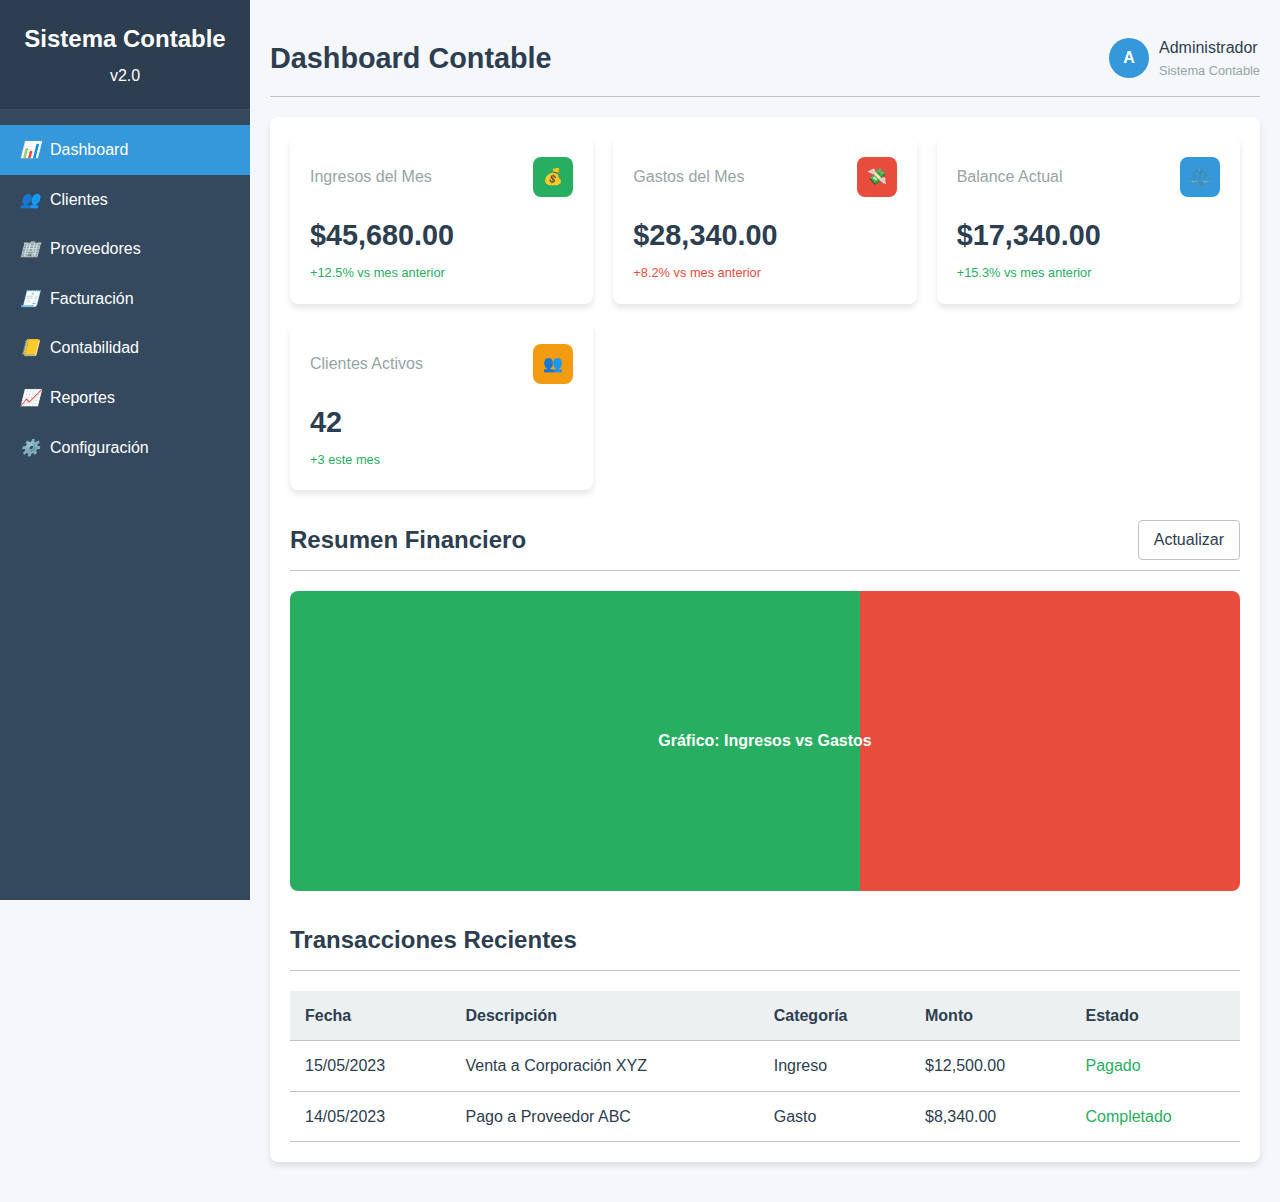
<file: index.html>
<!DOCTYPE html>
<html lang="es">
<head>
    <meta charset="UTF-8">
    <meta name="viewport" content="width=device-width, initial-scale=1.0">
    <title>Sistema Contable Profesional</title>
    <link rel="stylesheet" href="model.css">
</head>
<body>
    <!-- Sidebar -->
    <div class="sidebar">
        <div class="sidebar-header">
            <h2>Sistema Contable</h2>
            <p>v2.0</p>
        </div>
        <div class="sidebar-menu">
            <div class="menu-item active" data-section="dashboard">
                <i>📊</i>
                <span>Dashboard</span>
            </div>
            <div class="menu-item" data-section="clients">
                <i>👥</i>
                <span>Clientes</span>
            </div>
            <div class="menu-item" data-section="suppliers">
                <i>🏢</i>
                <span>Proveedores</span>
            </div>
            <div class="menu-item" data-section="invoices">
                <i>🧾</i>
                <span>Facturación</span>
            </div>
            <div class="menu-item" data-section="accounting">
                <i>📒</i>
                <span>Contabilidad</span>
            </div>
            <div class="menu-item" data-section="reports">
                <i>📈</i>
                <span>Reportes</span>
            </div>
            <div class="menu-item" data-section="settings">
                <i>⚙️</i>
                <span>Configuración</span>
            </div>
        </div>
    </div>

    <!-- Main Content -->
    <div class="main-content">
        <div class="header">
            <h1>Dashboard Contable</h1>
            <div class="user-info">
                <div class="user-avatar">A</div>
                <div>
                    <div>Administrador</div>
                    <div style="font-size: 0.8rem; color: var(--gray);">Sistema Contable</div>
                </div>
            </div>
        </div>

        <!-- Dashboard Section -->
        <div id="dashboard" class="content-section active">
            <div class="dashboard-cards">
                <div class="card" data-card="income">
                    <div class="card-header">
                        <div class="card-title">Ingresos del Mes</div>
                        <div class="card-icon income">💰</div>
                    </div>
                    <div class="card-value">$45,680.00</div>
                    <div class="card-change positive">+12.5% vs mes anterior</div>
                </div>
                <div class="card" data-card="expense">
                    <div class="card-header">
                        <div class="card-title">Gastos del Mes</div>
                        <div class="card-icon expense">💸</div>
                    </div>
                    <div class="card-value">$28,340.00</div>
                    <div class="card-change negative">+8.2% vs mes anterior</div>
                </div>
                <div class="card" data-card="balance">
                    <div class="card-header">
                        <div class="card-title">Balance Actual</div>
                        <div class="card-icon balance">⚖️</div>
                    </div>
                    <div class="card-value">$17,340.00</div>
                    <div class="card-change positive">+15.3% vs mes anterior</div>
                </div>
                <div class="card" data-card="clients">
                    <div class="card-header">
                        <div class="card-title">Clientes Activos</div>
                        <div class="card-icon clients">👥</div>
                    </div>
                    <div class="card-value">42</div>
                    <div class="card-change positive">+3 este mes</div>
                </div>
            </div>

            <div class="section-header">
                <h2 class="section-title">Resumen Financiero</h2>
                <div>
                    <button class="btn btn-outline" id="refresh-dashboard">Actualizar</button>
                </div>
            </div>

            <div class="chart-container">
                <div style="background: linear-gradient(to right, #27ae60 60%, #e74c3c 40%); height: 100%; display: flex; align-items: center; justify-content: center; border-radius: 8px; color: white; font-weight: bold;">
                    Gráfico: Ingresos vs Gastos
                </div>
            </div>

            <div class="section-header" style="margin-top: 30px;">
                <h2 class="section-title">Transacciones Recientes</h2>
            </div>

            <table>
                <thead>
                    <tr>
                        <th>Fecha</th>
                        <th>Descripción</th>
                        <th>Categoría</th>
                        <th>Monto</th>
                        <th>Estado</th>
                    </tr>
                </thead>
                <tbody id="recent-transactions">
                    <tr>
                        <td>15/05/2023</td>
                        <td>Venta a Corporación XYZ</td>
                        <td>Ingreso</td>
                        <td>$12,500.00</td>
                        <td><span style="color: var(--success);">Pagado</span></td>
                    </tr>
                    <tr>
                        <td>14/05/2023</td>
                        <td>Pago a Proveedor ABC</td>
                        <td>Gasto</td>
                        <td>$8,340.00</td>
                        <td><span style="color: var(--success);">Completado</span></td>
                    </tr>
                </tbody>
            </table>
        </div>

        <!-- Clients Section -->
        <div id="clients" class="content-section">
            <div class="section-header">
                <h2 class="section-title">Gestión de Clientes</h2>
                <button class="btn btn-primary" id="new-client-btn">+ Nuevo Cliente</button>
            </div>

            <div class="form-row">
                <div class="form-group">
                    <input type="text" id="search-client" placeholder="Buscar cliente...">
                </div>
                <div class="form-group">
                    <select id="client-status-filter">
                        <option value="">Todos los estados</option>
                        <option value="active">Activo</option>
                        <option value="inactive">Inactivo</option>
                    </select>
                </div>
            </div>

            <table>
                <thead>
                    <tr>
                        <th>ID</th>
                        <th>Nombre</th>
                        <th>Contacto</th>
                        <th>Saldo</th>
                        <th>Estado</th>
                        <th>Acciones</th>
                    </tr>
                </thead>
                <tbody id="clients-table-body">
                    <!-- Los clientes se cargarán dinámicamente -->
                </tbody>
            </table>
        </div>

        <!-- Suppliers Section -->
        <div id="suppliers" class="content-section">
            <div class="section-header">
                <h2 class="section-title">Gestión de Proveedores</h2>
                <button class="btn btn-primary" id="new-supplier-btn">+ Nuevo Proveedor</button>
            </div>

            <table>
                <thead>
                    <tr>
                        <th>ID</th>
                        <th>Nombre</th>
                        <th>Contacto</th>
                        <th>Saldo Pendiente</th>
                        <th>Estado</th>
                        <th>Acciones</th>
                    </tr>
                </thead>
                <tbody id="suppliers-table-body">
                    <!-- Los proveedores se cargarán dinámicamente -->
                </tbody>
            </table>
        </div>

        <!-- Invoices Section -->
        <div id="invoices" class="content-section">
            <div class="tabs">
                <div class="tab active" data-tab="invoices-sent">Facturas Emitidas</div>
                <div class="tab" data-tab="invoices-received">Facturas Recibidas</div>
            </div>

            <div class="section-header">
                <h2 class="section-title">Facturas Emitidas</h2>
                <button class="btn btn-primary" id="new-invoice-btn">+ Nueva Factura</button>
            </div>

            <table>
                <thead>
                    <tr>
                        <th>N° Factura</th>
                        <th>Cliente</th>
                        <th>Fecha Emisión</th>
                        <th>Fecha Vencimiento</th>
                        <th>Total</th>
                        <th>Estado</th>
                        <th>Acciones</th>
                    </tr>
                </thead>
                <tbody id="invoices-table-body">
                    <!-- Las facturas se cargarán dinámicamente -->
                </tbody>
            </table>
        </div>

        <!-- Accounting Section -->
        <div id="accounting" class="content-section">
            <div class="tabs">
                <div class="tab active" data-tab="journal">Diario General</div>
                <div class="tab" data-tab="ledger">Mayor General</div>
                <div class="tab" data-tab="balance">Balance de Comprobación</div>
            </div>

            <div class="section-header">
                <h2 class="section-title">Diario General</h2>
                <button class="btn btn-primary" id="new-entry-btn">+ Nuevo Asiento</button>
            </div>

            <table>
                <thead>
                    <tr>
                        <th>Fecha</th>
                        <th>Descripción</th>
                        <th>Cuenta Débito</th>
                        <th>Cuenta Crédito</th>
                        <th>Monto</th>
                        <th>Acciones</th>
                    </tr>
                </thead>
                <tbody id="journal-table-body">
                    <!-- Los asientos se cargarán dinámicamente -->
                </tbody>
            </table>
        </div>

        <!-- Reports Section -->
        <div id="reports" class="content-section">
            <div class="section-header">
                <h2 class="section-title">Reportes Financieros</h2>
                <div>
                    <button class="btn btn-primary" id="generate-report-btn">Generar Reporte</button>
                    <button class="btn btn-outline" id="export-excel-btn">Exportar a Excel</button>
                </div>
            </div>

            <div class="form-row">
                <div class="form-group">
                    <label for="report-type">Tipo de Reporte</label>
                    <select id="report-type">
                        <option value="income-statement">Estado de Resultados</option>
                        <option value="balance-sheet">Balance General</option>
                        <option value="cash-flow">Flujo de Efectivo</option>
                        <option value="equity">Estado de Cambios en el Patrimonio</option>
                    </select>
                </div>
                <div class="form-group">
                    <label for="report-period">Período</label>
                    <select id="report-period">
                        <option value="2023-05">Mayo 2023</option>
                        <option value="2023-04">Abril 2023</option>
                        <option value="2023-03">Marzo 2023</option>
                        <option value="2023-02">Febrero 2023</option>
                        <option value="2023-01">Enero 2023</option>
                    </select>
                </div>
            </div>

            <div class="form-row">
                <div class="form-group">
                    <label for="report-income">Ingresos Totales</label>
                    <input type="number" id="report-income" value="45680" step="0.01">
                </div>
                <div class="form-group">
                    <label for="report-expenses">Gastos Totales</label>
                    <input type="number" id="report-expenses" value="28340" step="0.01">
                </div>
            </div>

            <div id="report-preview" style="background-color: var(--light); padding: 20px; border-radius: 8px; margin-top: 20px;">
                <h3 id="report-title">Estado de Resultados - Mayo 2023</h3>
                <div id="report-content">
                    <table>
                        <tr>
                            <td><strong>Ingresos Totales</strong></td>
                            <td>$45,680.00</td>
                        </tr>
                        <tr>
                            <td><strong>Costos y Gastos</strong></td>
                            <td>$28,340.00</td>
                        </tr>
                        <tr style="border-top: 2px solid var(--border);">
                            <td><strong>Utilidad Neta</strong></td>
                            <td><strong>$17,340.00</strong></td>
                        </tr>
                    </table>
                </div>
            </div>
        </div>

        <!-- Settings Section -->
        <div id="settings" class="content-section">
            <div class="section-header">
                <h2 class="section-title">Configuración del Sistema</h2>
                <button class="btn btn-success" id="save-settings-btn">Guardar Configuración</button>
            </div>

            <div class="form-group">
                <label for="company-name">Nombre de la Empresa</label>
                <input type="text" id="company-name" value="Mi Empresa S.A.">
            </div>

            <div class="form-group">
                <label for="company-rut">RUT/RFC/Identificación</label>
                <input type="text" id="company-rut" value="123456789-0">
            </div>

            <div class="form-group">
                <label for="company-address">Dirección</label>
                <textarea id="company-address" rows="3">Av. Principal 123, Ciudad, País</textarea>
            </div>

            <div class="form-row">
                <div class="form-group">
                    <label for="company-phone">Teléfono</label>
                    <input type="text" id="company-phone" value="+1 234 567 8900">
                </div>
                <div class="form-group">
                    <label for="company-email">Email</label>
                    <input type="email" id="company-email" value="info@miempresa.com">
                </div>
            </div>

            <div class="form-group">
                <label for="currency">Moneda Principal</label>
                <select id="currency">
                    <option value="USD">USD - Dólar Estadounidense</option>
                    <option value="EUR">EUR - Euro</option>
                    <option value="MXN">MXN - Peso Mexicano</option>
                    <option value="COP">COP - Peso Colombiano</option>
                </select>
            </div>

            <div class="form-group">
                <label for="admin-name">Nombre del Administrador</label>
                <input type="text" id="admin-name" value="A" maxlength="1">
            </div>
        </div>
    </div>

    <!-- Modal para Nuevo Cliente -->
    <div id="client-modal" class="modal">
        <div class="modal-content">
            <div class="modal-header">
                <h3 id="client-modal-title">Nuevo Cliente</h3>
                <button class="close-modal" data-modal="client-modal">&times;</button>
            </div>
            <form id="client-form">
                <div class="form-group">
                    <label for="client-name">Nombre del Cliente</label>
                    <input type="text" id="client-name" required>
                </div>
                <div class="form-group">
                    <label for="client-email">Email</label>
                    <input type="email" id="client-email" required>
                </div>
                <div class="form-group">
                    <label for="client-phone">Teléfono</label>
                    <input type="text" id="client-phone">
                </div>
                <div class="form-group">
                    <label for="client-balance">Saldo Inicial</label>
                    <input type="number" id="client-balance" value="0" step="0.01">
                </div>
                <div class="form-group">
                    <label for="client-status">Estado</label>
                    <select id="client-status">
                        <option value="active">Activo</option>
                        <option value="inactive">Inactivo</option>
                    </select>
                </div>
                <button type="submit" class="btn btn-success">Guardar Cliente</button>
            </form>
        </div>
    </div>

    <!-- Modal para Nueva Factura -->
    <div id="invoice-modal" class="modal">
        <div class="modal-content">
            <div class="modal-header">
                <h3>Nueva Factura</h3>
                <button class="close-modal" data-modal="invoice-modal">&times;</button>
            </div>
            <form id="invoice-form">
                <div class="form-group">
                    <label for="invoice-client">Cliente</label>
                    <select id="invoice-client" required>
                        <option value="">Seleccionar cliente</option>
                    </select>
                </div>
                <div class="form-group">
                    <label for="invoice-amount">Monto</label>
                    <input type="number" id="invoice-amount" step="0.01" required>
                </div>
                <div class="form-group">
                    <label for="invoice-date">Fecha de Emisión</label>
                    <input type="date" id="invoice-date" required>
                </div>
                <div class="form-group">
                    <label for="invoice-due-date">Fecha de Vencimiento</label>
                    <input type="date" id="invoice-due-date" required>
                </div>
                <div class="form-group">
                    <label for="invoice-description">Descripción</label>
                    <textarea id="invoice-description" rows="3"></textarea>
                </div>
                <button type="submit" class="btn btn-success">Generar Factura</button>
            </form>
        </div>
    </div>

    <script src="app.js"></script>
</body>
</html>
</file>
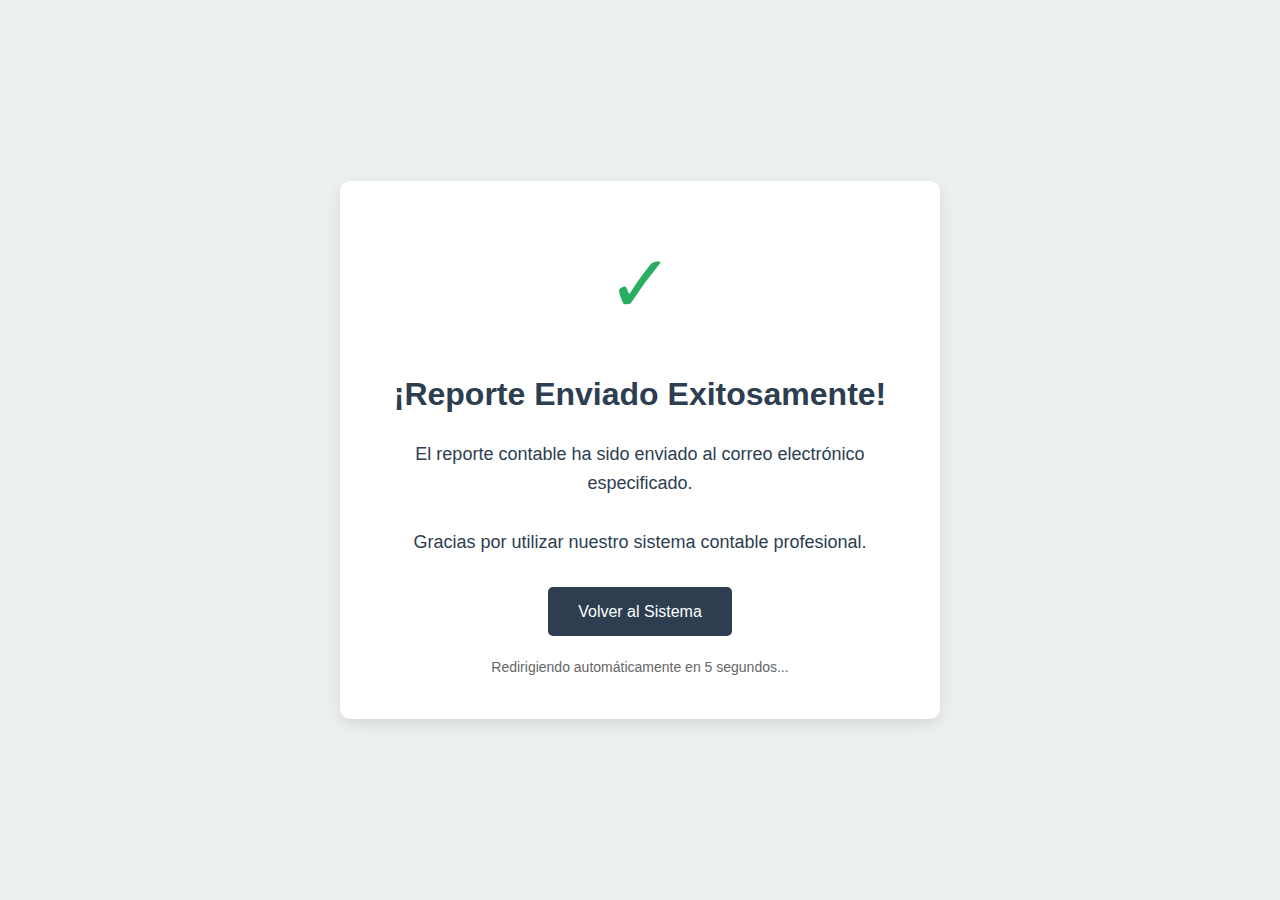
<file: gracias.html>
<!DOCTYPE html>
<html lang="es">
<head>
    <meta charset="UTF-8">
    <meta name="viewport" content="width=device-width, initial-scale=1.0">
    <title>Reporte Enviado - Sistema Contable</title>
    <style>
        :root {
            --primary: #2c3e50;
            --secondary: #3498db;
            --light: #ecf0f1;
            --dark: #2c3e50;
            --success: #27ae60;
        }
        
        * {
            box-sizing: border-box;
            margin: 0;
            padding: 0;
            font-family: 'Segoe UI', Tahoma, Geneva, Verdana, sans-serif;
        }
        
        body {
            background-color: var(--light);
            color: var(--dark);
            line-height: 1.6;
            display: flex;
            justify-content: center;
            align-items: center;
            min-height: 100vh;
            text-align: center;
            padding: 20px;
        }
        
        .container {
            max-width: 600px;
            background-color: white;
            padding: 40px;
            border-radius: 10px;
            box-shadow: 0 5px 15px rgba(0,0,0,0.1);
        }
        
        h1 {
            color: var(--primary);
            margin-bottom: 20px;
        }
        
        p {
            margin-bottom: 30px;
            font-size: 18px;
        }
        
        .success-icon {
            font-size: 80px;
            color: var(--success);
            margin-bottom: 20px;
        }
        
        .btn {
            background-color: var(--primary);
            color: white;
            border: none;
            padding: 12px 30px;
            border-radius: 5px;
            cursor: pointer;
            font-size: 16px;
            text-decoration: none;
            display: inline-block;
            transition: background-color 0.3s;
        }
        
        .btn:hover {
            background-color: var(--secondary);
        }
        
        .countdown {
            margin-top: 20px;
            font-size: 14px;
            color: #666;
        }
    </style>
</head>
<body>
    <div class="container">
        <div class="success-icon">✓</div>
        <h1>¡Reporte Enviado Exitosamente!</h1>
        <p>El reporte contable ha sido enviado al correo electrónico especificado.</p>
        <p>Gracias por utilizar nuestro sistema contable profesional.</p>
        
        <a href="index.html" class="btn">Volver al Sistema</a>
        
        <div class="countdown" id="countdown">
            Redirigiendo automáticamente en <span id="countdown-number">5</span> segundos...
        </div>
    </div>

    <script>
        // Redirección automática después de 5 segundos
        let countdown = 5;
        const countdownElement = document.getElementById('countdown-number');
        
        const countdownInterval = setInterval(() => {
            countdown--;
            countdownElement.textContent = countdown;
            
            if (countdown <= 0) {
                clearInterval(countdownInterval);
                window.location.href = 'index.html';
            }
        }, 1000);
    </script>
</body>
</html>
</file>
<file: model.css>
:root {
    --primary: #2c3e50;
    --secondary: #3498db;
    --accent: #2980b9;
    --success: #27ae60;
    --warning: #f39c12;
    --danger: #e74c3c;
    --light: #ecf0f1;
    --dark: #2c3e50;
    --sidebar: #34495e;
    --sidebar-hover: #2c3e50;
    --white: #ffffff;
    --gray: #95a5a6;
    --border: #bdc3c7;
}

* {
    box-sizing: border-box;
    margin: 0;
    padding: 0;
    font-family: 'Segoe UI', Tahoma, Geneva, Verdana, sans-serif;
}

body {
    background-color: #f5f7fa;
    color: var(--dark);
    line-height: 1.6;
    display: flex;
    min-height: 100vh;
}

/* Sidebar */
.sidebar {
    width: 250px;
    background-color: var(--sidebar);
    color: var(--white);
    transition: all 0.3s;
    height: 100vh;
    position: fixed;
    overflow-y: auto;
    z-index: 1000;
}

.sidebar-header {
    padding: 20px;
    background-color: var(--primary);
    text-align: center;
    border-bottom: 1px solid rgba(255, 255, 255, 0.1);
}

.sidebar-header h2 {
    font-size: 1.5rem;
    margin-bottom: 5px;
}

.sidebar-menu {
    padding: 15px 0;
}

.menu-item {
    padding: 12px 20px;
    display: flex;
    align-items: center;
    cursor: pointer;
    transition: background-color 0.3s;
}

.menu-item:hover {
    background-color: var(--sidebar-hover);
}

.menu-item.active {
    background-color: var(--secondary);
}

.menu-item i {
    margin-right: 10px;
    width: 20px;
    text-align: center;
}

/* Main Content */
.main-content {
    flex: 1;
    margin-left: 250px;
    padding: 20px;
    transition: all 0.3s;
}

.header {
    display: flex;
    justify-content: space-between;
    align-items: center;
    padding: 15px 0;
    margin-bottom: 20px;
    border-bottom: 1px solid var(--border);
}

.header h1 {
    color: var(--primary);
    font-size: 1.8rem;
}

.user-info {
    display: flex;
    align-items: center;
}

.user-avatar {
    width: 40px;
    height: 40px;
    border-radius: 50%;
    background-color: var(--secondary);
    color: white;
    display: flex;
    align-items: center;
    justify-content: center;
    margin-right: 10px;
    font-weight: bold;
}

/* Dashboard Cards */
.dashboard-cards {
    display: grid;
    grid-template-columns: repeat(auto-fill, minmax(250px, 1fr));
    gap: 20px;
    margin-bottom: 30px;
}

.card {
    background-color: var(--white);
    border-radius: 8px;
    box-shadow: 0 4px 6px rgba(0, 0, 0, 0.1);
    padding: 20px;
    transition: transform 0.3s, box-shadow 0.3s;
    cursor: pointer;
}

.card:hover {
    transform: translateY(-5px);
    box-shadow: 0 6px 12px rgba(0, 0, 0, 0.15);
}

.card-header {
    display: flex;
    justify-content: space-between;
    align-items: center;
    margin-bottom: 15px;
}

.card-title {
    font-size: 1rem;
    color: var(--gray);
    font-weight: 500;
}

.card-icon {
    width: 40px;
    height: 40px;
    border-radius: 8px;
    display: flex;
    align-items: center;
    justify-content: center;
    color: white;
}

.card-icon.income {
    background-color: var(--success);
}

.card-icon.expense {
    background-color: var(--danger);
}

.card-icon.balance {
    background-color: var(--secondary);
}

.card-icon.clients {
    background-color: var(--warning);
}

.card-value {
    font-size: 1.8rem;
    font-weight: bold;
    color: var(--dark);
}

.card-change {
    font-size: 0.8rem;
    margin-top: 5px;
}

.positive {
    color: var(--success);
}

.negative {
    color: var(--danger);
}

/* Content Sections */
.content-section {
    display: none;
    background-color: var(--white);
    border-radius: 8px;
    box-shadow: 0 4px 6px rgba(0, 0, 0, 0.1);
    padding: 20px;
    margin-bottom: 20px;
}

.content-section.active {
    display: block;
}

.section-header {
    display: flex;
    justify-content: space-between;
    align-items: center;
    margin-bottom: 20px;
    padding-bottom: 10px;
    border-bottom: 1px solid var(--border);
}

.section-title {
    font-size: 1.5rem;
    color: var(--primary);
}

/* Forms */
.form-group {
    margin-bottom: 15px;
}

label {
    display: block;
    margin-bottom: 5px;
    font-weight: 500;
    color: var(--dark);
}

input, select, textarea {
    width: 100%;
    padding: 10px;
    border: 1px solid var(--border);
    border-radius: 4px;
    font-size: 1rem;
    transition: border-color 0.3s;
}

input:focus, select:focus, textarea:focus {
    outline: none;
    border-color: var(--secondary);
}

.form-row {
    display: flex;
    gap: 15px;
    margin-bottom: 15px;
}

.form-row .form-group {
    flex: 1;
}

/* Buttons */
.btn {
    padding: 10px 15px;
    border: none;
    border-radius: 4px;
    cursor: pointer;
    font-size: 1rem;
    transition: background-color 0.3s;
    display: inline-flex;
    align-items: center;
    justify-content: center;
}

.btn i {
    margin-right: 5px;
}

.btn-primary {
    background-color: var(--secondary);
    color: white;
}

.btn-primary:hover {
    background-color: var(--accent);
}

.btn-success {
    background-color: var(--success);
    color: white;
}

.btn-warning {
    background-color: var(--warning);
    color: white;
}

.btn-danger {
    background-color: var(--danger);
    color: white;
}

.btn-outline {
    background-color: transparent;
    border: 1px solid var(--border);
    color: var(--dark);
}

.btn-outline:hover {
    background-color: var(--light);
}

/* Tables */
table {
    width: 100%;
    border-collapse: collapse;
    margin-top: 20px;
}

th, td {
    padding: 12px 15px;
    text-align: left;
    border-bottom: 1px solid var(--border);
}

th {
    background-color: var(--light);
    color: var(--dark);
    font-weight: 600;
}

tr:hover {
    background-color: rgba(0, 0, 0, 0.02);
}

.action-buttons {
    display: flex;
    gap: 5px;
}

.btn-sm {
    padding: 5px 10px;
    font-size: 0.8rem;
}

/* Charts */
.chart-container {
    height: 300px;
    margin-top: 20px;
}

/* Alerts */
.alert {
    padding: 12px 15px;
    margin-bottom: 15px;
    border-radius: 4px;
}

.alert-success {
    background-color: #d4edda;
    color: #155724;
    border: 1px solid #c3e6cb;
}

.alert-danger {
    background-color: #f8d7da;
    color: #721c24;
    border: 1px solid #f5c6cb;
}

.alert-info {
    background-color: #d1ecf1;
    color: #0c5460;
    border: 1px solid #bee5eb;
}

.alert-warning {
    background-color: #fff3cd;
    color: #856404;
    border: 1px solid #ffeaa7;
}

/* Tabs */
.tabs {
    display: flex;
    background-color: var(--light);
    border-radius: 4px;
    margin-bottom: 20px;
    overflow: hidden;
}

.tab {
    padding: 12px 20px;
    cursor: pointer;
    transition: background-color 0.3s;
    text-align: center;
    flex: 1;
}

.tab.active {
    background-color: var(--secondary);
    color: white;
}

.tab:hover:not(.active) {
    background-color: rgba(0, 0, 0, 0.05);
}

/* Modal */
.modal {
    display: none;
    position: fixed;
    top: 0;
    left: 0;
    width: 100%;
    height: 100%;
    background-color: rgba(0,0,0,0.5);
    z-index: 1000;
    justify-content: center;
    align-items: center;
}

.modal-content {
    background-color: white;
    padding: 20px;
    border-radius: 8px;
    width: 90%;
    max-width: 500px;
    max-height: 80vh;
    overflow-y: auto;
}

.modal-header {
    display: flex;
    justify-content: space-between;
    align-items: center;
    margin-bottom: 15px;
    border-bottom: 1px solid var(--border);
    padding-bottom: 10px;
}

.close-modal {
    background: none;
    border: none;
    font-size: 24px;
    cursor: pointer;
    color: var(--dark);
}

/* Responsive */
@media (max-width: 992px) {
    .sidebar {
        width: 70px;
    }
    
    .sidebar-header h2, .menu-item span {
        display: none;
    }
    
    .menu-item {
        justify-content: center;
    }
    
    .menu-item i {
        margin-right: 0;
    }
    
    .main-content {
        margin-left: 70px;
    }
}

@media (max-width: 768px) {
    .dashboard-cards {
        grid-template-columns: 1fr;
    }
    
    .form-row {
        flex-direction: column;
        gap: 0;
    }
    
    .action-buttons {
        flex-direction: column;
    }
    
    .btn-sm {
        margin-bottom: 5px;
    }
}
</file>
